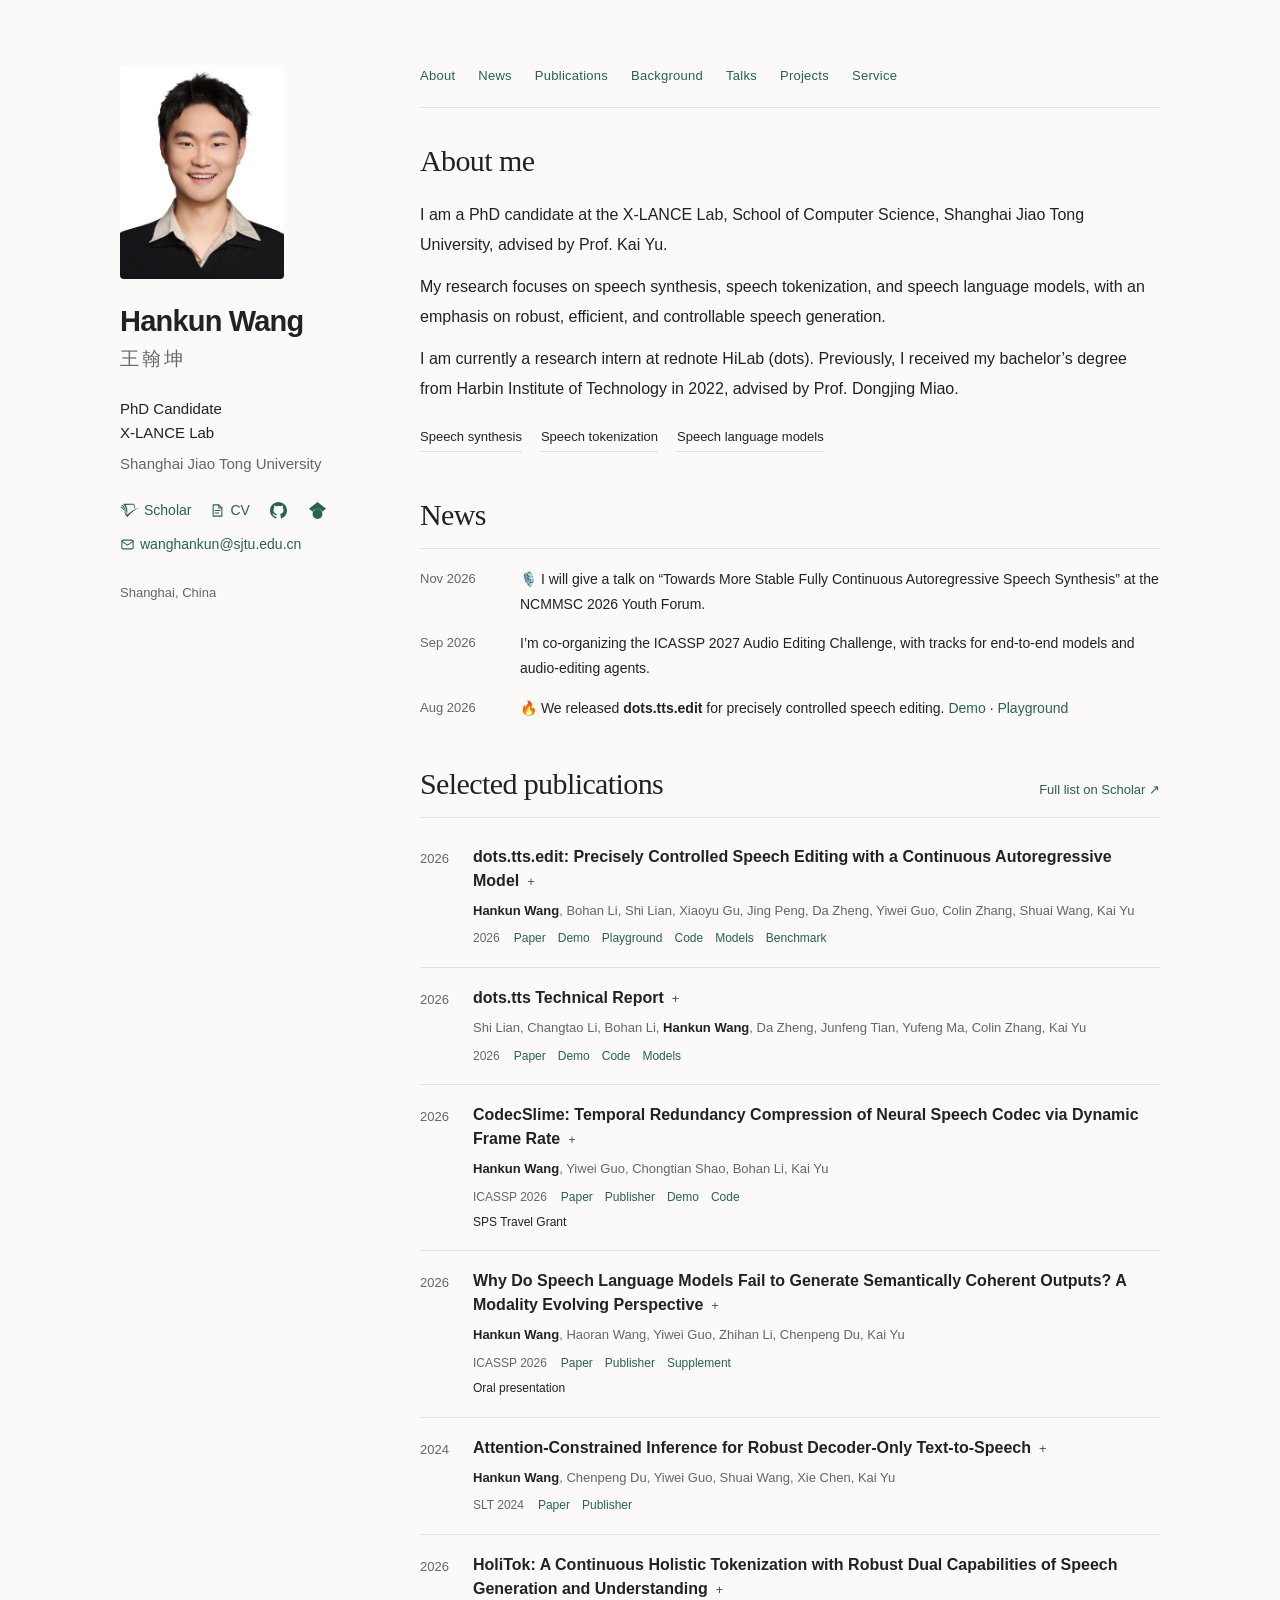
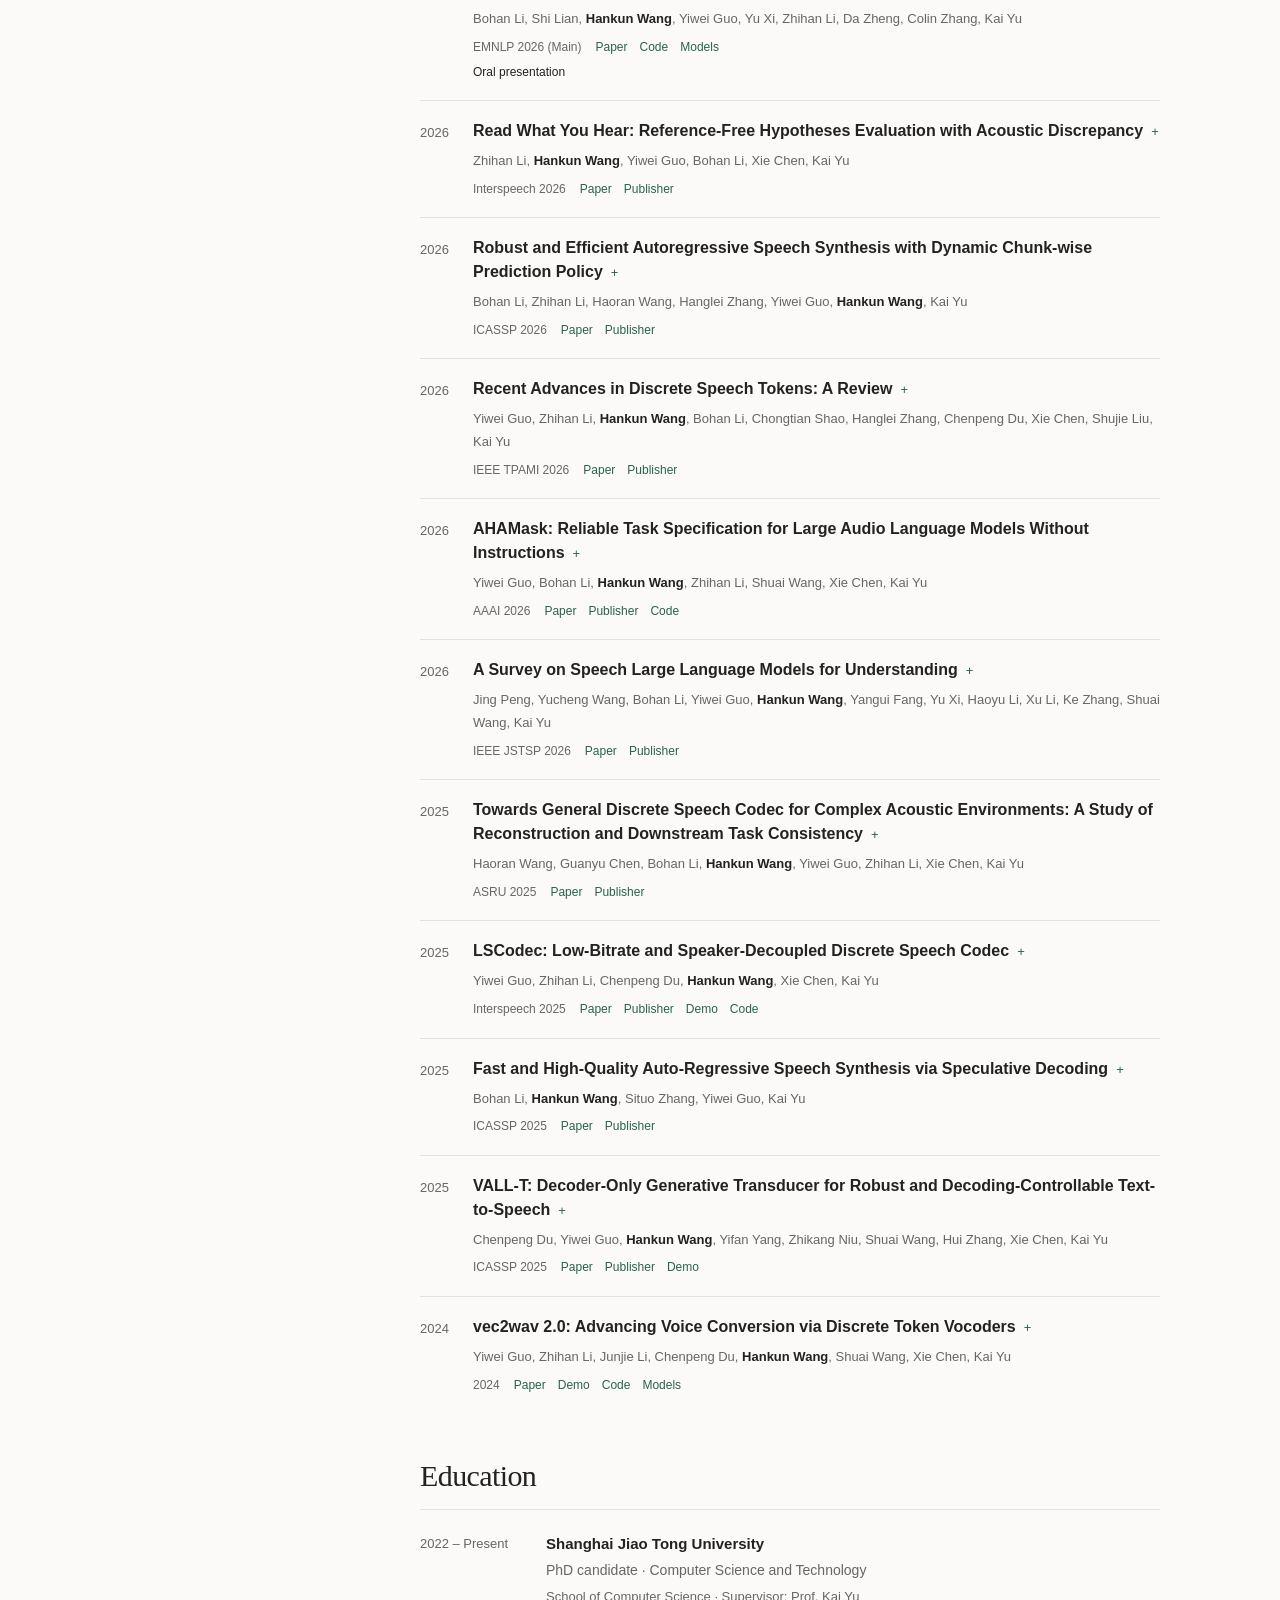
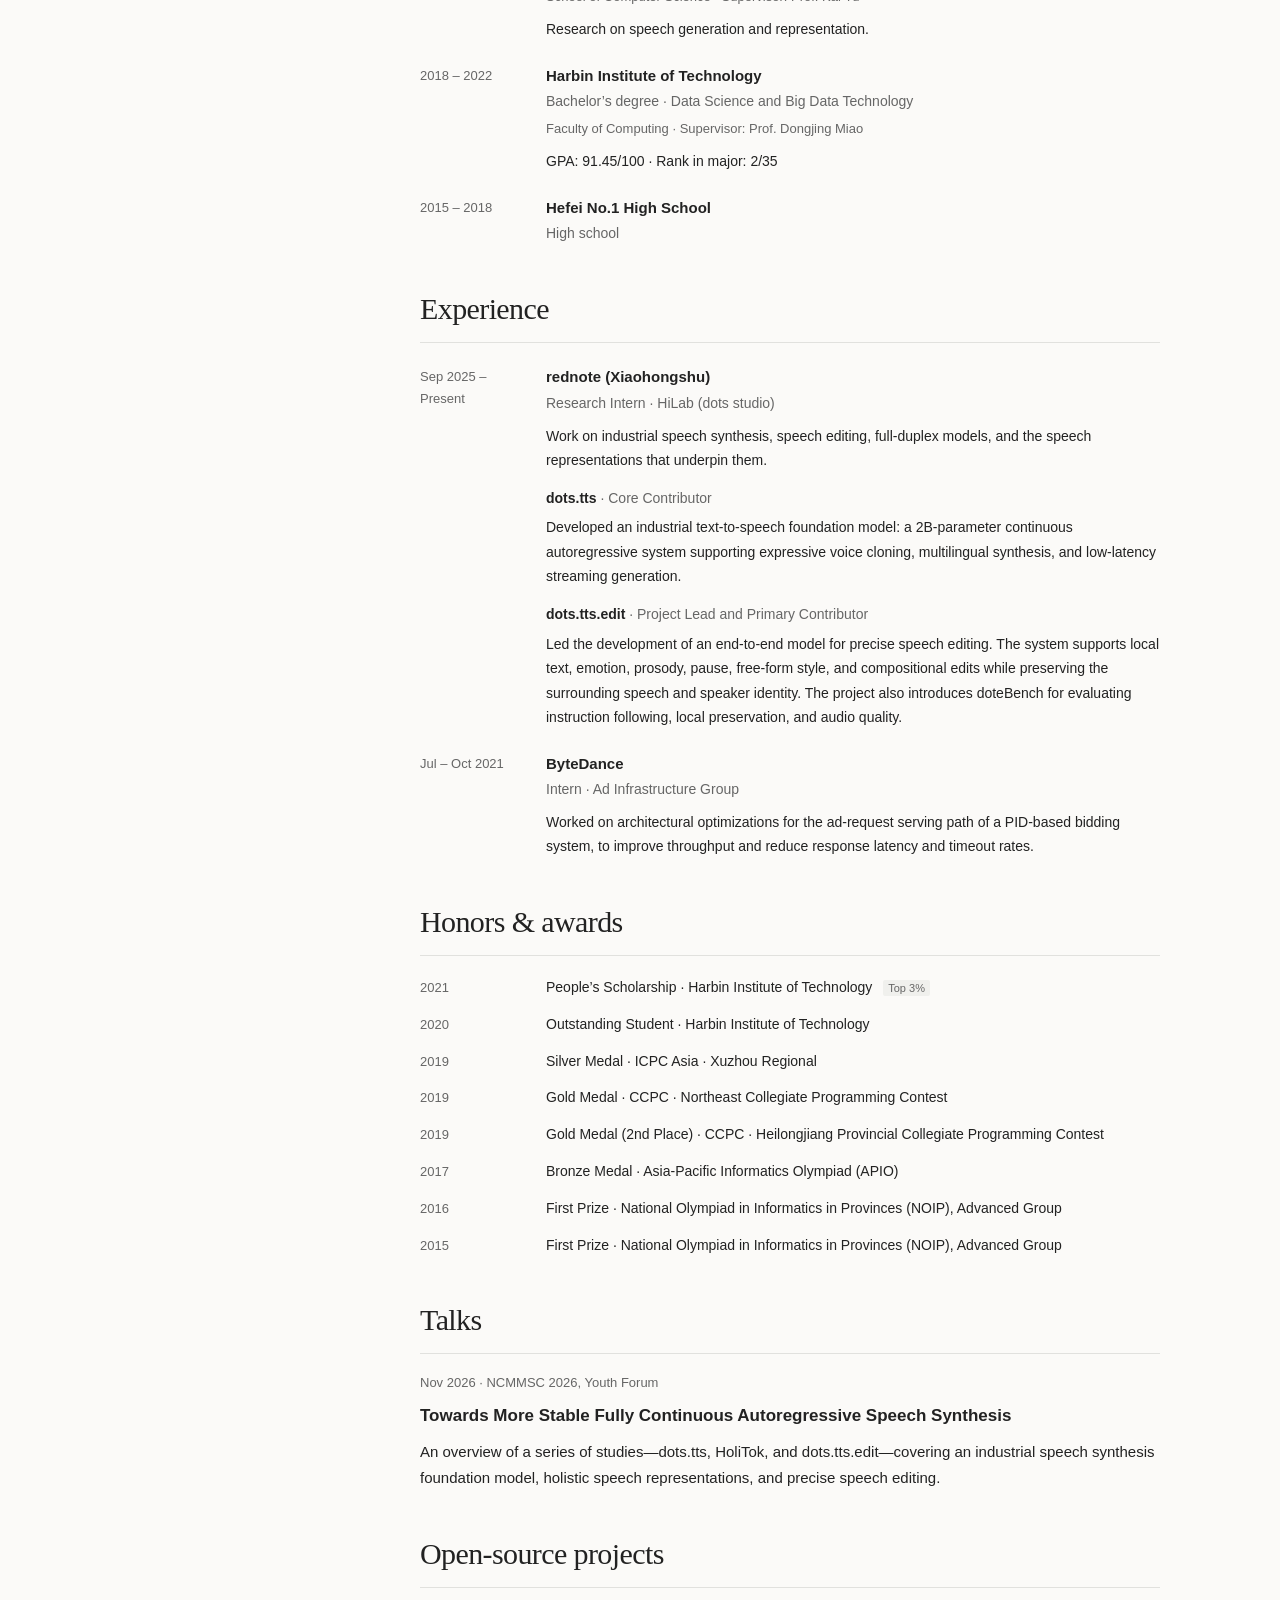
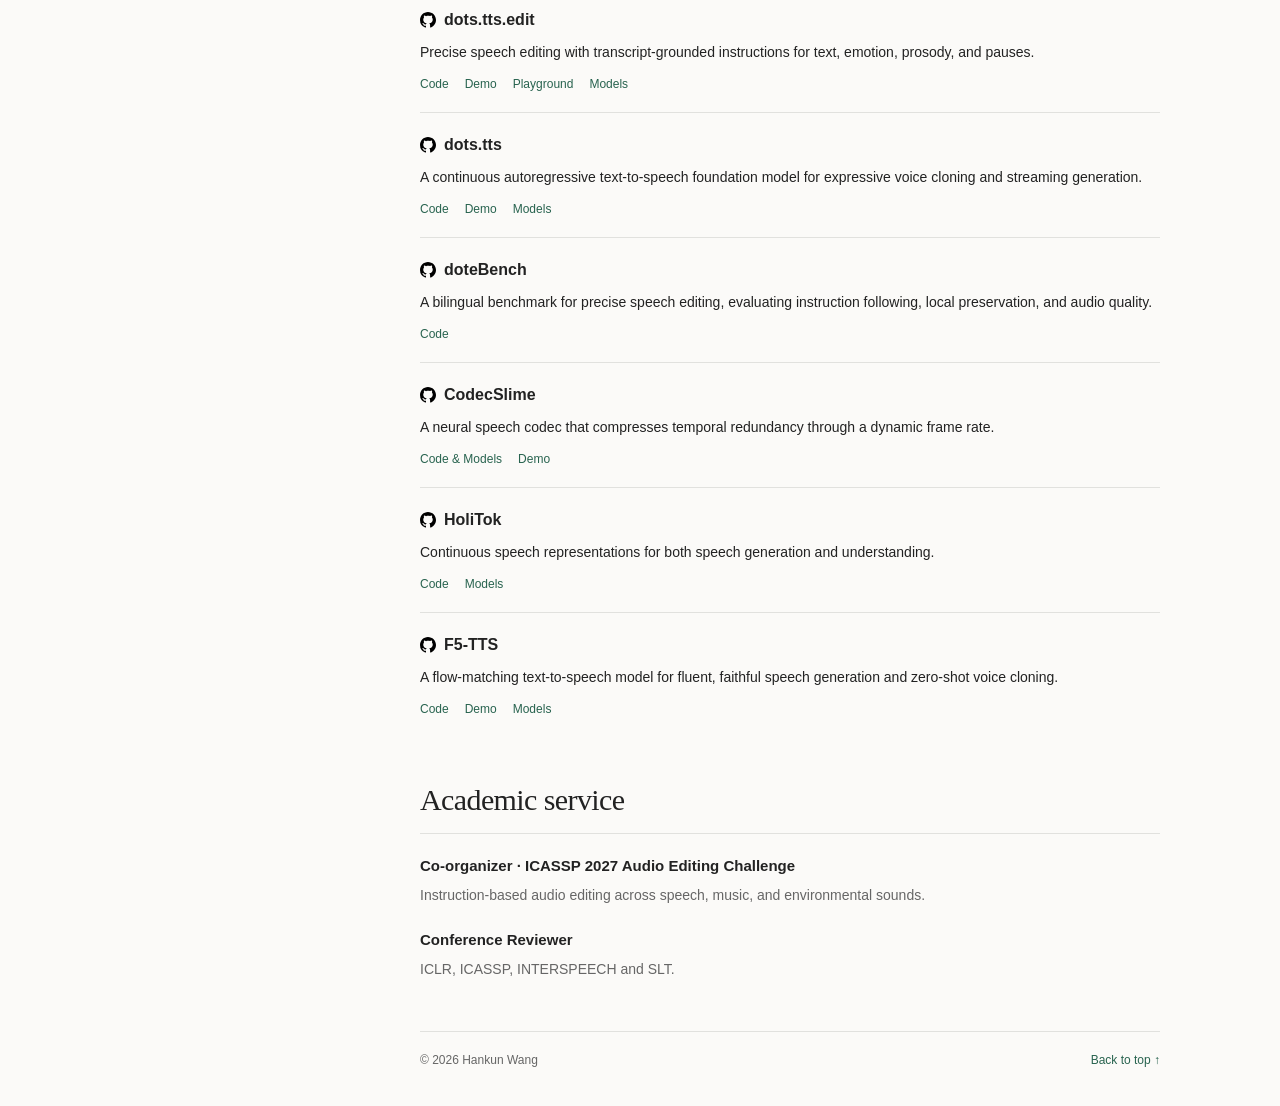
<file: index.html>
<!doctype html>
<html lang="en">
<head>
  <meta charset="utf-8">
  <meta name="viewport" content="width=device-width, initial-scale=1">
  <title>Hankun Wang | Homepage</title>
  <meta name="description" content="Hankun Wang, PhD candidate at Shanghai Jiao Tong University's X-LANCE Lab. Research in speech synthesis, speech tokenization, and speech language models.">
  <meta name="theme-color" content="#fbfaf8">
  <meta property="og:title" content="Hankun Wang · 王翰坤">
  <meta property="og:description" content="PhD candidate at SJTU · Speech synthesis, speech tokenization, and speech language models.">
  <meta property="og:type" content="website">
  <link rel="icon" href="assets/favicon.svg?v=whk-c" type="image/svg+xml">
  <link rel="stylesheet" href="assets/style.css?v=f823fb840a0a">
  <script src="assets/site.js" defer></script>
</head>
<body id="top">
  <a class="skip" href="#main">Skip to content</a>
  <div class="layout">
    <aside class="profile" aria-label="Profile and contact">
      <img class="portrait" src="assets/portrait.jpeg" alt="Portrait of Hankun Wang" width="164" height="214" fetchpriority="high">
      <h1>Hankun Wang</h1>
      <p class="chinese" lang="zh-CN">王翰坤</p>
      <p class="role">PhD Candidate<br><a href="https://x-lance.sjtu.edu.cn/">X-LANCE Lab</a></p>
      <a class="affiliation" href="https://en.sjtu.edu.cn/">Shanghai Jiao Tong University</a>
      <div class="profile-links">
        <a class="semantic-scholar" href="https://www.semanticscholar.org/author/Hankun-Wang/2281481101" title="Semantic Scholar" aria-label="Semantic Scholar"><svg class="contact-icon" fill="currentColor" aria-hidden="true" role="img" viewBox="0 0 24 24" xmlns="http://www.w3.org/2000/svg"><path d="M24 8.609c-.848.536-1.436.83-2.146 1.245-4.152 2.509-8.15 5.295-11.247 8.981l-1.488 1.817-4.568-7.268c1.021.814 3.564 3.098 4.603 3.599l3.356-2.526c2.336-1.644 8.946-5.226 11.49-5.848ZM8.046 15.201c.346.277.692.537.969.744.761-3.668.121-7.613-1.886-11.039 3.374-.052 6.731-.087 10.105-.139a14.794 14.794 0 0 1 1.298 5.295c.294-.156.588-.294.883-.433-.104-1.868-.641-3.91-1.662-6.263-4.602-.018-9.188-.018-13.79-.018 2.993 3.547 4.36 7.839 4.083 11.853Zm-.623-.484c.087.086.191.155.277.225-.138-3.409-1.419-6.887-3.824-9.881H1.73c3.098 2.855 4.984 6.299 5.693 9.656Zm-.744-.658c.104.087.208.173.329.277-.9-2.526-2.492-5.018-4.741-7.198H0c2.89 2.076 5.122 4.481 6.679 6.921Z"/></svg><span>Scholar</span></a>
        <a href="assets/Hankun_Wang_CV.pdf"><svg class="contact-icon" xmlns="http://www.w3.org/2000/svg" width="16" height="16" viewBox="0 0 24 24" fill="none" stroke="currentColor" stroke-width="1.7" stroke-linecap="round" stroke-linejoin="round" aria-hidden="true" focusable="false"><path d="M14 3H5v18h14V8l-5-5Z"/><path d="M14 3v5h5M8 12h8M8 16h6"/></svg><span>CV</span></a>
        <a class="icon-only" title="GitHub" aria-label="GitHub" href="https://github.com/whk-sjtu"><svg class="contact-icon" fill="currentColor" aria-hidden="true" focusable="false" xmlns="http://www.w3.org/2000/svg" width="16" height="16" viewBox="0 0 16 16"><path d="M6.766 11.328c-2.063-.25-3.516-1.734-3.516-3.656 0-.781.281-1.625.75-2.188-.203-.515-.172-1.609.063-2.062.625-.078 1.468.25 1.968.703.594-.187 1.219-.281 1.985-.281.765 0 1.39.094 1.953.265.484-.437 1.344-.765 1.969-.687.218.422.25 1.515.046 2.047.5.593.766 1.39.766 2.203 0 1.922-1.453 3.375-3.547 3.64.531.344.89 1.094.89 1.954v1.625c0 .468.391.734.86.547C13.781 14.359 16 11.53 16 8.03 16 3.61 12.406 0 7.984 0 3.563 0 0 3.61 0 8.031a7.88 7.88 0 0 0 5.172 7.422c.422.156.828-.125.828-.547v-1.25c-.219.094-.5.156-.75.156-1.031 0-1.64-.562-2.078-1.609-.172-.422-.36-.672-.719-.719-.187-.015-.25-.093-.25-.187 0-.188.313-.328.625-.328.453 0 .844.281 1.25.86.313.452.64.655 1.031.655s.641-.14 1-.5c.266-.265.47-.5.657-.656"/></svg></a>
        <a class="icon-only" href="https://scholar.google.com/citations?user=mcQFLgoAAAAJ&amp;hl=en" title="Google Scholar" aria-label="Google Scholar"><svg class="contact-icon" fill="currentColor" aria-hidden="true" role="img" viewBox="0 0 24 24" xmlns="http://www.w3.org/2000/svg"><path d="M5.242 13.769L0 9.5 12 0l12 9.5-5.242 4.269C17.548 11.249 14.978 9.5 12 9.5c-2.977 0-5.548 1.748-6.758 4.269zM12 10a7 7 0 1 0 0 14 7 7 0 0 0 0-14z"/></svg></a>
      </div>
      <a class="email" href="mailto:wanghankun@sjtu.edu.cn"><svg class="contact-icon" xmlns="http://www.w3.org/2000/svg" width="16" height="16" viewBox="0 0 24 24" fill="none" stroke="currentColor" stroke-width="1.7" stroke-linecap="round" stroke-linejoin="round" aria-hidden="true" focusable="false"><rect x="3" y="5" width="18" height="14" rx="2"/><path d="m3 7 9 6 9-6"/></svg><span>wanghankun@sjtu.edu.cn</span></a>
      <p class="location">Shanghai, China</p>
    </aside>
    <main id="main">
      <nav class="nav" aria-label="Main navigation">
        <a href="#about">About</a><a href="#news">News</a><a href="#publications">Publications</a><a href="#background">Background</a><a href="#talks">Talks</a><a href="#projects">Projects</a><a href="#service">Service</a>
      </nav>
      <section id="about" class="intro" aria-labelledby="about-title">
        <h2 id="about-title">About me</h2>
        <p>I am a PhD candidate at the <a href="https://x-lance.sjtu.edu.cn/">X-LANCE Lab</a>, <a href="https://cs.sjtu.edu.cn/cse/en/">School of Computer Science</a>, <a href="https://en.sjtu.edu.cn/">Shanghai Jiao Tong University</a>, advised by <a href="https://x-lance.sjtu.edu.cn/~kaiyu/">Prof. Kai Yu</a>.</p>
        <p>My research focuses on speech synthesis, speech tokenization, and speech language models, with an emphasis on robust, efficient, and controllable speech generation.</p>
        <p>I am currently a research intern at <a href="https://studio.dots.ai/?lang=en">rednote HiLab (dots)</a>. Previously, I received my bachelor’s degree from <a href="https://en.hit.edu.cn/">Harbin Institute of Technology</a> in 2022, advised by <a href="https://homepage.hit.edu.cn/miaodongjing?lang=en">Prof. Dongjing Miao</a>.</p>
        <div class="research" aria-label="Research interests"><span>Speech synthesis</span><span>Speech tokenization</span><span>Speech language models</span></div>
      </section>
      <section id="news" aria-labelledby="news-title">
        <div class="section-heading"><h2 id="news-title">News</h2></div>
        <ul class="news-list">
          <li><time datetime="2026-11">Nov 2026</time><div><span aria-hidden="true">🎙️</span> I will give a talk on “Towards More Stable Fully Continuous Autoregressive Speech Synthesis” at the NCMMSC 2026 Youth Forum.</div></li>
          <li><time datetime="2026-09">Sep 2026</time><div>I’m co-organizing the <a href="https://audio-editing-challenge.github.io/">ICASSP 2027 Audio Editing Challenge</a>, with tracks for end-to-end models and audio-editing agents.</div></li>
          <li><time datetime="2026-08">Aug 2026</time><div><span aria-hidden="true">🔥</span> We released <strong><a href="https://huggingface.co/spaces/dots-studio/dots.tts.edit-demo">dots.tts.edit</a></strong> for precisely controlled speech editing. <span class="news-links"><a href="https://huggingface.co/spaces/dots-studio/dots.tts.edit-demo">Demo</a> · <a href="https://dots-studio-dots-tts-edit.hf.space/">Playground</a></span></div></li>
        </ul>
      </section>
      <section id="publications" aria-labelledby="publications-title">
        <div class="section-heading"><h2 id="publications-title">Selected publications</h2><a href="https://scholar.google.com/citations?user=mcQFLgoAAAAJ&amp;hl=en">Full list on Scholar ↗</a></div>
        <div class="publication-list"><article class="publication" id="dots-tts-edit">
      <div class="year">2026</div>
      <div><h3 class="pub-title"><button class="abstract-toggle" type="button" aria-expanded="false" aria-controls="abstract-dots-tts-edit">dots.tts.edit: Precisely Controlled Speech Editing with a Continuous Autoregressive Model<span class="disclosure-mark" aria-hidden="true">+</span></button></h3>
      <p class="authors"><strong>Hankun Wang</strong>, Bohan Li, Shi Lian, Xiaoyu Gu, Jing Peng, Da Zheng, Yiwei Guo, Colin Zhang, Shuai Wang, Kai Yu</p>
      <div class="pub-bottom"><span class="venue">2026</span>
      <div class="resources" aria-label="Resources for dots.tts.edit: Precisely Controlled Speech Editing with a Continuous Autoregressive Model"><a href="https://arxiv.org/abs/2608.02673">Paper</a> <a href="https://huggingface.co/spaces/dots-studio/dots.tts.edit-demo">Demo</a> <a href="https://dots-studio-dots-tts-edit.hf.space/">Playground</a> <a href="https://github.com/studio-dots-ai/dots.tts">Code</a> <a href="https://huggingface.co/dots-studio/dots.tts.edit">Models</a> <a href="https://github.com/studio-dots-ai/doteBench">Benchmark</a></div></div>
      <div class="paper-abstract" id="abstract-dots-tts-edit" hidden>
        <p class="abstract-demo">Demo page: <a href="https://huggingface.co/spaces/dots-studio/dots.tts.edit-demo">https://huggingface.co/spaces/dots-studio/dots.tts.edit-demo</a></p><h4>Abstract</h4><p>Speech editing for content creation requires precise control over both what an edit should do and where it should apply. Free-form natural language provides a flexible interface for expressing edit requests, but its ambiguity may leave the intended operation, parameters, or target region underspecified. We study a precise and explicit interface for speech editing: a transcript-grounded structural edit instruction with XML-style tags explicitly specifies typed operations and localizes them to transcript spans or boundaries. This semantic timeline avoids explicit timestamp alignment and provides an externally inspectable contract for compositional edits. We instantiate the interface in dots.tts.edit, an editor adapted from the continuous autoregressive dots.tts foundation model. Four representative speech-creation controls cover lexical content, affective expression, pitch and speaking-rate delivery, and temporal phrasing through text, emotion, prosody, and pause editing. Task-specific data pipelines construct operation- and scope-controlled pairs while retaining source-derived context outside each target region. We further introduce doteBench, a bilingual evaluation suite that measures precise instruction following, local preservation, and audio quality across the four controls and their composition. Experiments show leading overall instruction following and local preservation across its five editing categories, while audio quality remains comparable to existing open-source systems. Across three Seed-TTS-Eval shards, the model shows negligible differences from the base model in zero-shot TTS recognition error rate and speaker similarity.</p>
      </div></div>
    </article>
<article class="publication" id="dots-tts">
      <div class="year">2026</div>
      <div><h3 class="pub-title"><button class="abstract-toggle" type="button" aria-expanded="false" aria-controls="abstract-dots-tts">dots.tts Technical Report<span class="disclosure-mark" aria-hidden="true">+</span></button></h3>
      <p class="authors">Shi Lian, Changtao Li, Bohan Li, <strong>Hankun Wang</strong>, Da Zheng, Junfeng Tian, Yufeng Ma, Colin Zhang, Kai Yu</p>
      <div class="pub-bottom"><span class="venue">2026</span>
      <div class="resources" aria-label="Resources for dots.tts Technical Report"><a href="https://arxiv.org/abs/2606.07080">Paper</a> <a href="https://studio-dots-ai.github.io/dots.tts-demo/">Demo</a> <a href="https://github.com/studio-dots-ai/dots.tts">Code</a> <a href="https://huggingface.co/collections/dots-studio/dotstts">Models</a></div></div>
      <div class="paper-abstract" id="abstract-dots-tts" hidden>
        <p class="abstract-demo">Demo page: <a href="https://studio-dots-ai.github.io/dots.tts-demo/">https://studio-dots-ai.github.io/dots.tts-demo/</a></p><h4>Abstract</h4><p>We present dots.tts, a 2B-parameter continuous autoregressive text-to-speech (TTS) foundation model that models speech in a continuous latent space. Compared with existing continuous autoregressive models, our key innovations are threefold. First, we train an AudioVAE with multiple objectives to build a semantically structured and prediction-friendly continuous speech space. Second, we use full-history conditioning in the flow-matching head to preserve long-range consistency and reduce drift during generation. Third, we apply reward-free self-corrective post-training to the flow-matching head to further improve robustness and acoustic quality. After being trained on a large-scale multilingual corpus, dots.tts achieves the best average performance on Seed-TTS-Eval, with WERs of 0.94%/1.30%/6.60% and SIM scores of 81.0/77.1/79.5 on the zh/en/zh-hard test sets, respectively. Across other benchmarks, dots.tts also consistently demonstrates open-source state-of-the-art performance, exhibiting strong generation stability, voice cloning ability, and emotional expressiveness. For efficient inference, we further apply CFG-aware MeanFlow distillation, enabling low-latency speech generation with first-packet latencies of 85/54 ms in output streaming and dual-streaming modes, respectively. To facilitate reproducible research and practical deployment, we release the training and inference code, together with the pretrained, post-trained, and MeanFlow-distilled models, under the Apache 2.0 license.</p>
      </div></div>
    </article>
<article class="publication" id="codecslime">
      <div class="year">2026</div>
      <div><h3 class="pub-title"><button class="abstract-toggle" type="button" aria-expanded="false" aria-controls="abstract-codecslime">CodecSlime: Temporal Redundancy Compression of Neural Speech Codec via Dynamic Frame Rate<span class="disclosure-mark" aria-hidden="true">+</span></button></h3>
      <p class="authors"><strong>Hankun Wang</strong>, Yiwei Guo, Chongtian Shao, Bohan Li, Kai Yu</p>
      <div class="pub-bottom"><span class="venue">ICASSP 2026</span>
      <div class="resources" aria-label="Resources for CodecSlime: Temporal Redundancy Compression of Neural Speech Codec via Dynamic Frame Rate"><a href="https://arxiv.org/abs/2506.21074">Paper</a> <a href="https://doi.org/10.1109/ICASSP55912.2026.11463766">Publisher</a> <a href="https://x-lance.github.io/codecslime/">Demo</a> <a href="https://github.com/X-LANCE/codecslime">Code</a></div></div><p class="pub-highlight">SPS Travel Grant</p>
      <div class="paper-abstract" id="abstract-codecslime" hidden>
        <p class="abstract-demo">Demo page: <a href="https://x-lance.github.io/codecslime/">https://x-lance.github.io/codecslime/</a></p><h4>Abstract</h4><p>Neural speech codecs have been widely used in audio compression and various downstream tasks. Current mainstream codecs are fixed-frame-rate (FFR), which allocate the same number of tokens to every equal-duration slice. However, speech is inherently non-uniform in temporal information density. As a result, many tokens are wasted on steady-state segments like long vowels and silences. To address this mismatch, we present CodecSlime, a plugin-style method for compressing temporal redundancy through supporting dynamic frame rate (DFR) on neural speech codecs for the first time. Our method is unsupervised and architecture-agnostic, combining two key innovations, ScheDFR and Melt-and-Cool, for adapting inference and training, respectively. When integrated into a typical VQ-GAN codec backbone and operating at 40 Hz DFR (≈ 600 bps), the reconstruction WER of CodecSlime is reduced by up to 32% relative to conventional FFR baselines with the same model architecture and similar bitrates, while other metrics are also competitive. CodecSlime also enables flexible trade-offs between reconstruction quality and bitrate: a single model supports inference at multiple frame rates and consistently outperforms FFR models at the corresponding frame rates. Audio samples are available on the demo page.</p>
      </div></div>
    </article>
<article class="publication" id="modality-evolving">
      <div class="year">2026</div>
      <div><h3 class="pub-title"><button class="abstract-toggle" type="button" aria-expanded="false" aria-controls="abstract-modality-evolving">Why Do Speech Language Models Fail to Generate Semantically Coherent Outputs? A Modality Evolving Perspective<span class="disclosure-mark" aria-hidden="true">+</span></button></h3>
      <p class="authors"><strong>Hankun Wang</strong>, Haoran Wang, Yiwei Guo, Zhihan Li, Chenpeng Du, Kai Yu</p>
      <div class="pub-bottom"><span class="venue">ICASSP 2026</span>
      <div class="resources" aria-label="Resources for Why Do Speech Language Models Fail to Generate Semantically Coherent Outputs? A Modality Evolving Perspective"><a href="https://arxiv.org/abs/2412.17048">Paper</a> <a href="https://doi.org/10.1109/icassp55912.2026.11461483">Publisher</a> <a href="https://x-lance.github.io/SLM-evolving/">Supplement</a></div></div><p class="pub-highlight">Oral presentation</p>
      <div class="paper-abstract" id="abstract-modality-evolving" hidden>
        <h4>Abstract</h4><p>Although text-based large language models exhibit human-level writing ability and remarkable intelligence, speech language models (SLMs) still struggle to generate semantically coherent outputs. There are several potential reasons for this performance degradation: (A) speech tokens mainly provide phonetic information rather than semantic information, (B) the length of speech sequences is much longer than that of text sequences, and (C) paralinguistic information, such as prosody, introduces additional complexity and variability. In this paper, we explore the influence of three key factors separately by transiting the modality from text to speech in an evolving manner. Our findings reveal that the impact of the three factors varies. Factor A has a relatively minor impact, factor B influences syntactical and semantic modeling more obviously, and factor C exerts the most significant impact, particularly in the basic lexical modeling. Based on these findings, we provide insights into the unique challenges of training SLMs and highlight pathways to develop more effective end-to-end SLMs.</p>
      </div></div>
    </article>
<article class="publication" id="aci">
      <div class="year">2024</div>
      <div><h3 class="pub-title"><button class="abstract-toggle" type="button" aria-expanded="false" aria-controls="abstract-aci">Attention-Constrained Inference for Robust Decoder-Only Text-to-Speech<span class="disclosure-mark" aria-hidden="true">+</span></button></h3>
      <p class="authors"><strong>Hankun Wang</strong>, Chenpeng Du, Yiwei Guo, Shuai Wang, Xie Chen, Kai Yu</p>
      <div class="pub-bottom"><span class="venue">SLT 2024</span>
      <div class="resources" aria-label="Resources for Attention-Constrained Inference for Robust Decoder-Only Text-to-Speech"><a href="https://arxiv.org/abs/2404.19723">Paper</a> <a href="https://doi.org/10.1109/slt61566.2024.10832301">Publisher</a></div></div>
      <div class="paper-abstract" id="abstract-aci" hidden>
        <h4>Abstract</h4><p>Recent popular decoder-only text-to-speech models are known for their ability of generating natural-sounding speech. However, such models sometimes suffer from word skipping and repeating due to the lack of explicit monotonic alignment constraints. In this paper, we notice from the attention maps that some particular attention heads of the decoder-only model indicate the alignments between speech and text. We call the attention maps of those heads Alignment-Emerged Attention Maps (AEAMs). Based on this discovery, we propose a novel inference method without altering the training process, named Attention-Constrained Inference (ACI), to facilitate monotonic synthesis. It first identifies AEAMs using the Attention Sweeping algorithm and then applies constraining masks on AEAMs. Our experimental results on decoder-only TTS model VALL-E show that the WER of synthesized speech is reduced by up to 20.5% relatively with ACI while the naturalness and speaker similarity are comparable.</p>
      </div></div>
    </article>
<article class="publication" id="holitok">
      <div class="year">2026</div>
      <div><h3 class="pub-title"><button class="abstract-toggle" type="button" aria-expanded="false" aria-controls="abstract-holitok">HoliTok: A Continuous Holistic Tokenization with Robust Dual Capabilities of Speech Generation and Understanding<span class="disclosure-mark" aria-hidden="true">+</span></button></h3>
      <p class="authors">Bohan Li, Shi Lian, <strong>Hankun Wang</strong>, Yiwei Guo, Yu Xi, Zhihan Li, Da Zheng, Colin Zhang, Kai Yu</p>
      <div class="pub-bottom"><span class="venue">EMNLP 2026 (Main)</span>
      <div class="resources" aria-label="Resources for HoliTok: A Continuous Holistic Tokenization with Robust Dual Capabilities of Speech Generation and Understanding"><a href="https://arxiv.org/abs/2605.29948">Paper</a> <a href="https://github.com/bovod-sjtu/HoliTok">Code</a> <a href="https://huggingface.co/bovod-sjtu/HoliTok">Models</a></div></div><p class="pub-highlight">Oral presentation</p>
      <div class="paper-abstract" id="abstract-holitok" hidden>
        <h4>Abstract</h4><p>Unified speech foundation models require a holistic tokenization space that is both learnable by language models and decodable into high-quality waveforms. Existing speech tokenizers, however, often fail to satisfy these requirements simultaneously, leading to increased architectural complexity and more involved training designs. We propose HoliTok, a continuous Holistic speech Tokenization model designed for unified generation-understanding modeling. HoliTok encodes 48 kHz speech into a compact 25 Hz sequence of 128-dimensional latents. It is trained with a progressive strategy that jointly preserves signal-level fidelity, incorporates semantic information, and maintains strong latent learnability. Based on this tokenization, we build a unified AR+DiT model for speech synthesis and recognition, where the same latent sequence supports both generation-specific and unified generation-understanding tasks. Experiments show that HoliTok achieves competitive reconstruction fidelity, improves generative learnability for high-quality and controllable synthesis, and, among the evaluated representations, is the only one that operates robustly in our unified generation-understanding architecture without additional optimization tricks. These results suggest that HoliTok serves as an effective speech tokenizer and a foundational representation interface for unified spoken language modeling. The code is available in the linked repository.</p>
      </div></div>
    </article>
<article class="publication" id="read-what-you-hear">
      <div class="year">2026</div>
      <div><h3 class="pub-title"><button class="abstract-toggle" type="button" aria-expanded="false" aria-controls="abstract-read-what-you-hear">Read What You Hear: Reference-Free Hypotheses Evaluation with Acoustic Discrepancy<span class="disclosure-mark" aria-hidden="true">+</span></button></h3>
      <p class="authors">Zhihan Li, <strong>Hankun Wang</strong>, Yiwei Guo, Bohan Li, Xie Chen, Kai Yu</p>
      <div class="pub-bottom"><span class="venue">Interspeech 2026</span>
      <div class="resources" aria-label="Resources for Read What You Hear: Reference-Free Hypotheses Evaluation with Acoustic Discrepancy"><a href="https://arxiv.org/abs/2606.04680">Paper</a> <a href="https://www.isca-archive.org/interspeech_2026/li26ka_interspeech.html">Publisher</a></div></div>
      <div class="paper-abstract" id="abstract-read-what-you-hear" hidden>
        <h4>Abstract</h4><p>Automatic speech recognition systems commonly rely on reference transcriptions for evaluation, while reference-free approaches often depend on internal confidence estimation or auxiliary language models. We propose READ (Reference-free Hypothesis Evaluation with Acoustic Discrepancy), a novel metric that evaluates ASR hypotheses directly from the speech signal. READ emphasizes the acoustic grounding of hypotheses. It uses a pretrained auto-regressive TTS model to compute the conditional likelihood of speech tokens given a text hypothesis, to measure fine-grained acoustic discrepancy between speech and text. Without additional training, READ can be applied for hypothesis refinement. Experiments show that READ correlates with specific recognition errors and improves ASR outputs, achieving up to 20% relative error rate reduction, with particularly strong gains under noisy conditions.</p>
      </div></div>
    </article>
<article class="publication" id="dcar">
      <div class="year">2026</div>
      <div><h3 class="pub-title"><button class="abstract-toggle" type="button" aria-expanded="false" aria-controls="abstract-dcar">Robust and Efficient Autoregressive Speech Synthesis with Dynamic Chunk-wise Prediction Policy<span class="disclosure-mark" aria-hidden="true">+</span></button></h3>
      <p class="authors">Bohan Li, Zhihan Li, Haoran Wang, Hanglei Zhang, Yiwei Guo, <strong>Hankun Wang</strong>, Kai Yu</p>
      <div class="pub-bottom"><span class="venue">ICASSP 2026</span>
      <div class="resources" aria-label="Resources for Robust and Efficient Autoregressive Speech Synthesis with Dynamic Chunk-wise Prediction Policy"><a href="https://arxiv.org/abs/2506.22023">Paper</a> <a href="https://doi.org/10.1109/icassp55912.2026.11460315">Publisher</a></div></div>
      <div class="paper-abstract" id="abstract-dcar" hidden>
        <h4>Abstract</h4><p>Recently, autoregressive (AR) language models have emerged as a dominant approach in speech synthesis, offering expressive generation and scalable training. However, conventional AR speech synthesis models relying on the next-token prediction paradigm often encounter significant challenges when handling long speech sequences. These models often struggle to construct stable frame-to-frame attention, leading to increased latency and degraded synthesis quality, thereby limiting their feasibility for real-time applications. To address these limitations, we introduce a novel dynamic chunk-wise autoregressive synthesis framework, termed DCAR, designed to enhance both efficiency and intelligibility robustness in AR speech generation. DCAR introduces a chunk-to-frame attention mechanism through training with multi-token prediction, enabling dynamic chunk prediction in variable speech contexts using a lightweight module trained on-policy. DCAR dynamically adjusts the token prediction span, significantly reducing the sequence length dependency while obtaining high synthesis quality. Comprehensive empirical evaluations demonstrate that DCAR substantially outperforms traditional next-token prediction models, achieving up to 72.27% intelligibility improvement and 2.61x inference speedup simultaneously on the test set. Furthermore, we conduct comprehensive analysis to support it as a versatile foundation for next-generation speech synthesis systems.</p>
      </div></div>
    </article>
<article class="publication" id="discrete-tokens-review">
      <div class="year">2026</div>
      <div><h3 class="pub-title"><button class="abstract-toggle" type="button" aria-expanded="false" aria-controls="abstract-discrete-tokens-review">Recent Advances in Discrete Speech Tokens: A Review<span class="disclosure-mark" aria-hidden="true">+</span></button></h3>
      <p class="authors">Yiwei Guo, Zhihan Li, <strong>Hankun Wang</strong>, Bohan Li, Chongtian Shao, Hanglei Zhang, Chenpeng Du, Xie Chen, Shujie Liu, Kai Yu</p>
      <div class="pub-bottom"><span class="venue">IEEE TPAMI 2026</span>
      <div class="resources" aria-label="Resources for Recent Advances in Discrete Speech Tokens: A Review"><a href="https://arxiv.org/abs/2502.06490">Paper</a> <a href="https://doi.org/10.1109/TPAMI.2025.3643619">Publisher</a></div></div>
      <div class="paper-abstract" id="abstract-discrete-tokens-review" hidden>
        <h4>Abstract</h4><p>The rapid advancement of speech generation technologies in the era of large language models (LLMs) has established discrete speech tokens as a foundational paradigm for speech representation. These tokens, characterized by their discrete, compact, and concise nature, are not only advantageous for efficient transmission and storage, but also inherently compatible with the language modeling framework, enabling seamless integration of speech into text-dominated LLM architectures. Current research categorizes discrete speech tokens into two principal classes: acoustic tokens and semantic tokens, each of which has evolved into a rich research domain characterized by unique design philosophies and methodological approaches. This survey systematically synthesizes the existing taxonomy and recent innovations in discrete speech tokenization, conducts a critical examination of the strengths and limitations of each paradigm, and presents systematic experimental comparisons across token types. Furthermore, we identify persistent challenges in the field and propose potential research directions, aiming to offer actionable insights to inspire future advancements in the development and application of discrete speech tokens.</p>
      </div></div>
    </article>
<article class="publication" id="ahamask">
      <div class="year">2026</div>
      <div><h3 class="pub-title"><button class="abstract-toggle" type="button" aria-expanded="false" aria-controls="abstract-ahamask">AHAMask: Reliable Task Specification for Large Audio Language Models Without Instructions<span class="disclosure-mark" aria-hidden="true">+</span></button></h3>
      <p class="authors">Yiwei Guo, Bohan Li, <strong>Hankun Wang</strong>, Zhihan Li, Shuai Wang, Xie Chen, Kai Yu</p>
      <div class="pub-bottom"><span class="venue">AAAI 2026</span>
      <div class="resources" aria-label="Resources for AHAMask: Reliable Task Specification for Large Audio Language Models Without Instructions"><a href="https://arxiv.org/abs/2509.01787">Paper</a> <a href="https://ojs.aaai.org/index.php/AAAI/article/view/39299">Publisher</a> <a href="https://github.com/X-LANCE/SALMONN-AHAMask">Code</a></div></div>
      <div class="paper-abstract" id="abstract-ahamask" hidden>
        <h4>Abstract</h4><p>Although current large audio language models (LALMs) extend text large language models (LLMs) with generic acoustic understanding abilities, they usually suffer from prompt sensitivity, where different instructions of the same intention can yield drastically different outcomes. In this work, we propose AHAMask, where we simply mask some of the attention heads in the decoder-only LLM backbone of LALMs, to trigger specific acoustic task functionalities without instructions. These masks are efficiently obtained by training on an LALM, with the number of trainable parameters equal to the attention head count in its LLM backbone. We show by experiments that applying such selective attention head masks achieves comparable or even better performance than using instructions, either on single or composite tasks. Besides achieving reliable acoustic task specification for LALMs, this also reveals that LALMs exhibit certain &quot;functional pathways&quot; in their attention heads.</p>
      </div></div>
    </article>
<article class="publication" id="speech-llm-survey">
      <div class="year">2026</div>
      <div><h3 class="pub-title"><button class="abstract-toggle" type="button" aria-expanded="false" aria-controls="abstract-speech-llm-survey">A Survey on Speech Large Language Models for Understanding<span class="disclosure-mark" aria-hidden="true">+</span></button></h3>
      <p class="authors">Jing Peng, Yucheng Wang, Bohan Li, Yiwei Guo, <strong>Hankun Wang</strong>, Yangui Fang, Yu Xi, Haoyu Li, Xu Li, Ke Zhang, Shuai Wang, Kai Yu</p>
      <div class="pub-bottom"><span class="venue">IEEE JSTSP 2026</span>
      <div class="resources" aria-label="Resources for A Survey on Speech Large Language Models for Understanding"><a href="https://arxiv.org/abs/2410.18908">Paper</a> <a href="https://doi.org/10.1109/JSTSP.2025.3640535">Publisher</a></div></div>
      <div class="paper-abstract" id="abstract-speech-llm-survey" hidden>
        <h4>Abstract</h4><p>Speech understanding is essential for interpreting the diverse forms of information embedded in spoken language, including linguistic, paralinguistic, and non-linguistic cues that are vital for effective human-computer interaction. The rapid advancement of large language models (LLMs) has catalyzed the emergence of Speech Large Language Models (Speech LLMs), which marks a transformative shift toward general-purpose speech understanding systems. To further clarify and systematically delineate task objectives, in this paper, we formally define the concept of speech understanding and introduce a structured taxonomy encompassing its informational, functional, and format dimensions. Within this scope of definition, we present a comprehensive review of current Speech LLMs, analyzing their architectures through a three-stage abstraction: Modality Feature Extraction, Modality Information Fusion, and LLM Inference. In addition, we examine training strategies, discuss representative datasets, and review evaluation methodologies adopted in the field. Based on empirical analyses and experimental evidence, we identify two key challenges currently facing Speech LLMs: instruction sensitivity and degradation in semantic reasoning and propose concrete directions for addressing these issues. Through this systematic and detailed survey, we aim to offer a foundational reference for researchers and practitioners working toward more robust, generalizable, and human-aligned Speech LLMs.</p>
      </div></div>
    </article>
<article class="publication" id="general-codec">
      <div class="year">2025</div>
      <div><h3 class="pub-title"><button class="abstract-toggle" type="button" aria-expanded="false" aria-controls="abstract-general-codec">Towards General Discrete Speech Codec for Complex Acoustic Environments: A Study of Reconstruction and Downstream Task Consistency<span class="disclosure-mark" aria-hidden="true">+</span></button></h3>
      <p class="authors">Haoran Wang, Guanyu Chen, Bohan Li, <strong>Hankun Wang</strong>, Yiwei Guo, Zhihan Li, Xie Chen, Kai Yu</p>
      <div class="pub-bottom"><span class="venue">ASRU 2025</span>
      <div class="resources" aria-label="Resources for Towards General Discrete Speech Codec for Complex Acoustic Environments: A Study of Reconstruction and Downstream Task Consistency"><a href="https://arxiv.org/abs/2505.22515">Paper</a> <a href="https://doi.org/10.1109/asru65441.2025.11434796">Publisher</a></div></div>
      <div class="paper-abstract" id="abstract-general-codec" hidden>
        <h4>Abstract</h4><p>Neural speech codecs excel in reconstructing clean speech signals; however, their efficacy in complex acoustic environments and downstream signal processing tasks remains underexplored. In this study, we introduce a novel benchmark named Environment-Resilient Speech Codec Benchmark (ERSB) to systematically evaluate whether neural speech codecs are environment-resilient. Specifically, we assess two key capabilities: (1) robust reconstruction, which measures the preservation of both speech and non-speech acoustic details, and (2) downstream task consistency, which ensures minimal deviation in downstream signal processing tasks when using reconstructed speech instead of the original. Our comprehensive experiments reveal that complex acoustic environments significantly degrade signal reconstruction and downstream task consistency. This work highlights the limitations of current speech codecs and raises a future direction that improves them for greater environmental resilience.</p>
      </div></div>
    </article>
<article class="publication" id="lscodec">
      <div class="year">2025</div>
      <div><h3 class="pub-title"><button class="abstract-toggle" type="button" aria-expanded="false" aria-controls="abstract-lscodec">LSCodec: Low-Bitrate and Speaker-Decoupled Discrete Speech Codec<span class="disclosure-mark" aria-hidden="true">+</span></button></h3>
      <p class="authors">Yiwei Guo, Zhihan Li, Chenpeng Du, <strong>Hankun Wang</strong>, Xie Chen, Kai Yu</p>
      <div class="pub-bottom"><span class="venue">Interspeech 2025</span>
      <div class="resources" aria-label="Resources for LSCodec: Low-Bitrate and Speaker-Decoupled Discrete Speech Codec"><a href="https://arxiv.org/abs/2410.15764">Paper</a> <a href="https://www.isca-archive.org/interspeech_2025/guo25_interspeech.html">Publisher</a> <a href="https://cantabile-kwok.github.io/LSCodec/">Demo</a> <a href="https://github.com/X-LANCE/LSCodec-Inference">Code</a></div></div>
      <div class="paper-abstract" id="abstract-lscodec" hidden>
        <p class="abstract-demo">Demo page: <a href="https://cantabile-kwok.github.io/LSCodec/">https://cantabile-kwok.github.io/LSCodec/</a></p><h4>Abstract</h4><p>Although discrete speech tokens have exhibited strong potential for language model-based speech generation, their high bitrates and redundant timbre information restrict the development of such models. In this work, we propose LSCodec, a discrete speech codec that has both low bitrate and speaker decoupling ability. LSCodec adopts a multi-stage unsupervised training framework with a speaker perturbation technique. A continuous information bottleneck is first established, followed by vector quantization that produces a discrete speaker-decoupled space. A discrete token vocoder finally refines acoustic details from LSCodec. By reconstruction evaluations, LSCodec demonstrates superior intelligibility and audio quality with only a single codebook and smaller vocabulary size than baselines. Voice conversion and speaker probing experiments prove the excellent speaker disentanglement of LSCodec, and ablation study verifies the effectiveness of the proposed training framework.</p>
      </div></div>
    </article>
<article class="publication" id="vadusa">
      <div class="year">2025</div>
      <div><h3 class="pub-title"><button class="abstract-toggle" type="button" aria-expanded="false" aria-controls="abstract-vadusa">Fast and High-Quality Auto-Regressive Speech Synthesis via Speculative Decoding<span class="disclosure-mark" aria-hidden="true">+</span></button></h3>
      <p class="authors">Bohan Li, <strong>Hankun Wang</strong>, Situo Zhang, Yiwei Guo, Kai Yu</p>
      <div class="pub-bottom"><span class="venue">ICASSP 2025</span>
      <div class="resources" aria-label="Resources for Fast and High-Quality Auto-Regressive Speech Synthesis via Speculative Decoding"><a href="https://arxiv.org/abs/2410.21951">Paper</a> <a href="https://doi.org/10.1109/icassp49660.2025.10888194">Publisher</a></div></div>
      <div class="paper-abstract" id="abstract-vadusa" hidden>
        <h4>Abstract</h4><p>The auto-regressive architecture, like GPTs, is widely used in modern Text-to-Speech (TTS) systems. However, it incurs substantial inference time, particularly due to the challenges in the next-token prediction posed by lengthy sequences of speech tokens. In this work, we introduce VADUSA, one of the first approaches to accelerate auto-regressive TTS through speculative decoding. Our results show that VADUSA not only significantly improves inference speed but also enhances performance by incorporating draft heads to predict future speech content auto-regressively. Furthermore, the inclusion of a tolerance mechanism during sampling accelerates inference without compromising quality. Our approach demonstrates strong generalization across large datasets and various types of speech tokens.</p>
      </div></div>
    </article>
<article class="publication" id="vall-t">
      <div class="year">2025</div>
      <div><h3 class="pub-title"><button class="abstract-toggle" type="button" aria-expanded="false" aria-controls="abstract-vall-t">VALL-T: Decoder-Only Generative Transducer for Robust and Decoding-Controllable Text-to-Speech<span class="disclosure-mark" aria-hidden="true">+</span></button></h3>
      <p class="authors">Chenpeng Du, Yiwei Guo, <strong>Hankun Wang</strong>, Yifan Yang, Zhikang Niu, Shuai Wang, Hui Zhang, Xie Chen, Kai Yu</p>
      <div class="pub-bottom"><span class="venue">ICASSP 2025</span>
      <div class="resources" aria-label="Resources for VALL-T: Decoder-Only Generative Transducer for Robust and Decoding-Controllable Text-to-Speech"><a href="https://arxiv.org/abs/2401.14321">Paper</a> <a href="https://ieeexplore.ieee.org/abstract/document/10890943">Publisher</a> <a href="https://cpdu.github.io/vallt/">Demo</a></div></div>
      <div class="paper-abstract" id="abstract-vall-t" hidden>
        <p class="abstract-demo">Demo page: <a href="https://cpdu.github.io/vallt/">https://cpdu.github.io/vallt/</a></p><h4>Abstract</h4><p>Recent TTS models with decoder-only Transformer architecture, such as SPEAR-TTS and VALL-E, achieve impressive naturalness and demonstrate the ability for zero-shot adaptation given a speech prompt. However, such decoder-only TTS models lack monotonic alignment constraints, sometimes leading to hallucination issues such as mispronunciation, word skipping and repeating. To address this limitation, we propose VALL-T, a generative Transducer model that introduces shifting relative position embeddings for input phoneme sequence, explicitly indicating the monotonic generation process while maintaining the architecture of decoder-only Transformer. Consequently, VALL-T retains the capability of prompt-based zero-shot adaptation and demonstrates better robustness against hallucinations with a relative reduction of 28.3% in the word error rate.</p>
      </div></div>
    </article>
<article class="publication" id="vec2wav2">
      <div class="year">2024</div>
      <div><h3 class="pub-title"><button class="abstract-toggle" type="button" aria-expanded="false" aria-controls="abstract-vec2wav2">vec2wav 2.0: Advancing Voice Conversion via Discrete Token Vocoders<span class="disclosure-mark" aria-hidden="true">+</span></button></h3>
      <p class="authors">Yiwei Guo, Zhihan Li, Junjie Li, Chenpeng Du, <strong>Hankun Wang</strong>, Shuai Wang, Xie Chen, Kai Yu</p>
      <div class="pub-bottom"><span class="venue">2024</span>
      <div class="resources" aria-label="Resources for vec2wav 2.0: Advancing Voice Conversion via Discrete Token Vocoders"><a href="https://arxiv.org/abs/2409.01995">Paper</a> <a href="https://cantabile-kwok.github.io/vec2wav2/">Demo</a> <a href="https://github.com/cantabile-kwok/vec2wav2.0">Code</a> <a href="https://huggingface.co/cantabile-kwok/vec2wav2.0">Models</a></div></div>
      <div class="paper-abstract" id="abstract-vec2wav2" hidden>
        <p class="abstract-demo">Demo page: <a href="https://cantabile-kwok.github.io/vec2wav2/">https://cantabile-kwok.github.io/vec2wav2/</a></p><h4>Abstract</h4><p>We propose a new speech discrete token vocoder, vec2wav 2.0, which advances voice conversion (VC). We use discrete tokens from speech self-supervised models as the content features of source speech, and treat VC as a prompted vocoding task. To amend the loss of speaker timbre in the content tokens, vec2wav 2.0 utilizes the WavLM features to provide strong timbre-dependent information. A novel adaptive Snake activation function is proposed to better incorporate timbre into the waveform reconstruction process. In this way, vec2wav 2.0 learns to alter the speaker timbre appropriately given different reference prompts. Also, no supervised data is required for vec2wav 2.0 to be effectively trained. Experimental results demonstrate that vec2wav 2.0 outperforms all other baselines to a considerable margin in terms of audio quality and speaker similarity in any-to-any VC. Ablation studies verify the effects made by the proposed techniques. Moreover, vec2wav 2.0 achieves competitive cross-lingual VC even only trained on monolingual corpus. Thus, vec2wav 2.0 shows timbre can potentially be manipulated only by speech token vocoders, pushing the frontiers of VC and speech synthesis.</p>
      </div></div>
    </article></div>
      </section>
      <section id="background" aria-labelledby="education-title">
        <div class="section-heading"><h2 id="education-title">Education</h2></div>
        <div class="entry"><div class="date">2022 – Present</div><div><h3><a href="https://en.sjtu.edu.cn/">Shanghai Jiao Tong University</a></h3><p>PhD candidate · Computer Science and Technology</p><small><a href="https://cs.sjtu.edu.cn/cse/en/">School of Computer Science</a> · Supervisor: <a href="https://x-lance.sjtu.edu.cn/~kaiyu/">Prof. Kai Yu</a></small><p class="entry-description">Research on speech generation and representation.</p></div></div>
        <div class="entry"><div class="date">2018 – 2022</div><div><h3><a href="https://en.hit.edu.cn/">Harbin Institute of Technology</a></h3><p>Bachelor’s degree · Data Science and Big Data Technology</p><small><a href="https://encs.hit.edu.cn/main.htm">Faculty of Computing</a> · Supervisor: <a href="https://homepage.hit.edu.cn/miaodongjing?lang=en">Prof. Dongjing Miao</a></small><p class="entry-description">GPA: 91.45/100 · Rank in major: 2/35</p></div></div>
        <div class="entry" id="high-school"><div class="date">2015 – 2018</div><div><h3><a href="http://www.hfyz.net/sy/index.html">Hefei No.1 High School</a></h3><p>High school</p></div></div>
      </section>
      <section aria-labelledby="experience-title">
        <div class="section-heading"><h2 id="experience-title">Experience</h2></div>
        <div class="entry"><div class="date">Sep 2025 – Present</div><div><h3>rednote (Xiaohongshu)</h3><p>Research Intern · <a href="https://studio.dots.ai/?lang=en">HiLab (dots studio)</a></p>
          <p class="entry-description">Work on industrial speech synthesis, speech editing, full-duplex models, and the speech representations that underpin them.</p>
          <div class="experience-project"><h4>dots.tts <span>· Core Contributor</span></h4><p>Developed an industrial text-to-speech foundation model: a 2B-parameter continuous autoregressive system supporting expressive voice cloning, multilingual synthesis, and low-latency streaming generation.</p></div>
          <div class="experience-project"><h4>dots.tts.edit <span>· Project Lead and Primary Contributor</span></h4><p>Led the development of an end-to-end model for precise speech editing. The system supports local text, emotion, prosody, pause, free-form style, and compositional edits while preserving the surrounding speech and speaker identity. The project also introduces doteBench for evaluating instruction following, local preservation, and audio quality.</p></div>
        </div></div>
        <div class="entry"><div class="date">Jul – Oct 2021</div><div><h3>ByteDance</h3><p>Intern · Ad Infrastructure Group</p><p class="entry-description">Worked on architectural optimizations for the ad-request serving path of a PID-based bidding system, to improve throughput and reduce response latency and timeout rates.</p></div></div>
      </section>
      <section aria-labelledby="honors-title">
        <div class="section-heading"><h2 id="honors-title">Honors &amp; awards</h2></div>
        <ul class="honors">
          <li><time datetime="2021">2021</time><span>People’s Scholarship · Harbin Institute of Technology <span class="badge">Top 3%</span></span></li>
          <li><time datetime="2020">2020</time><span>Outstanding Student · Harbin Institute of Technology</span></li>
          <li><time datetime="2019">2019</time><span>Silver Medal · ICPC Asia · Xuzhou Regional</span></li>
          <li><time datetime="2019">2019</time><span>Gold Medal · CCPC · Northeast Collegiate Programming Contest</span></li>
          <li><time datetime="2019">2019</time><span>Gold Medal (2nd Place) · CCPC · Heilongjiang Provincial Collegiate Programming Contest</span></li>
          <li><time datetime="2017">2017</time><span>Bronze Medal · Asia-Pacific Informatics Olympiad (APIO)</span></li>
          <li><time datetime="2016">2016</time><span>First Prize · National Olympiad in Informatics in Provinces (NOIP), Advanced Group</span></li>
          <li><time datetime="2015">2015</time><span>First Prize · National Olympiad in Informatics in Provinces (NOIP), Advanced Group</span></li>
        </ul>
      </section>
      <section id="talks" aria-labelledby="talks-title">
        <div class="section-heading"><h2 id="talks-title">Talks</h2></div>
        <article class="talk">
          <p class="talk-meta">Nov 2026 · NCMMSC 2026, Youth Forum</p>
          <h3 class="talk-title">Towards More Stable Fully Continuous Autoregressive Speech Synthesis</h3>
          <p class="talk-description">An overview of a series of studies—dots.tts, HoliTok, and dots.tts.edit—covering an industrial speech synthesis foundation model, holistic speech representations, and precise speech editing.</p>
        </article>
      </section>
      <section id="projects" aria-labelledby="projects-title">
        <div class="section-heading"><h2 id="projects-title">Open-source projects</h2></div>
        <article class="project">
          <h3><a href="https://github.com/studio-dots-ai/dots.tts"><img class="github-icon" src="assets/github.svg" width="16" height="16" alt="" aria-hidden="true">dots.tts.edit</a></h3>
          <p>Precise speech editing with transcript-grounded instructions for text, emotion, prosody, and pauses.</p>
          <div class="project-links"><a href="https://github.com/studio-dots-ai/dots.tts">Code</a><a href="https://huggingface.co/spaces/dots-studio/dots.tts.edit-demo">Demo</a><a href="https://dots-studio-dots-tts-edit.hf.space/">Playground</a><a href="https://huggingface.co/dots-studio/dots.tts.edit">Models</a></div>
        </article>
        <article class="project">
          <h3><a href="https://github.com/studio-dots-ai/dots.tts"><img class="github-icon" src="assets/github.svg" width="16" height="16" alt="" aria-hidden="true">dots.tts</a></h3>
          <p>A continuous autoregressive text-to-speech foundation model for expressive voice cloning and streaming generation.</p>
          <div class="project-links"><a href="https://github.com/studio-dots-ai/dots.tts">Code</a><a href="https://studio-dots-ai.github.io/dots.tts-demo/">Demo</a><a href="https://huggingface.co/collections/dots-studio/dotstts">Models</a></div>
        </article>
        <article class="project">
          <h3><a href="https://github.com/studio-dots-ai/doteBench"><img class="github-icon" src="assets/github.svg" width="16" height="16" alt="" aria-hidden="true">doteBench</a></h3>
          <p>A bilingual benchmark for precise speech editing, evaluating instruction following, local preservation, and audio quality.</p>
          <div class="project-links"><a href="https://github.com/studio-dots-ai/doteBench">Code</a></div>
        </article>
        <article class="project">
          <h3><a href="https://github.com/X-LANCE/codecslime"><img class="github-icon" src="assets/github.svg" width="16" height="16" alt="" aria-hidden="true">CodecSlime</a></h3>
          <p>A neural speech codec that compresses temporal redundancy through a dynamic frame rate.</p>
          <div class="project-links"><a href="https://github.com/X-LANCE/codecslime">Code &amp; Models</a><a href="https://x-lance.github.io/codecslime/">Demo</a></div>
        </article>
        <article class="project">
          <h3><a href="https://github.com/bovod-sjtu/HoliTok"><img class="github-icon" src="assets/github.svg" width="16" height="16" alt="" aria-hidden="true">HoliTok</a></h3>
          <p>Continuous speech representations for both speech generation and understanding.</p>
          <div class="project-links"><a href="https://github.com/bovod-sjtu/HoliTok">Code</a><a href="https://huggingface.co/bovod-sjtu/HoliTok">Models</a></div>
        </article>
        <article class="project">
          <h3><a href="https://github.com/SWivid/F5-TTS"><img class="github-icon" src="assets/github.svg" width="16" height="16" alt="" aria-hidden="true">F5-TTS</a></h3>
          <p>A flow-matching text-to-speech model for fluent, faithful speech generation and zero-shot voice cloning.</p>
          <div class="project-links"><a href="https://github.com/SWivid/F5-TTS">Code</a><a href="https://swivid.github.io/F5-TTS/">Demo</a><a href="https://huggingface.co/SWivid/F5-TTS">Models</a></div>
        </article>
      </section>
      <section id="service" class="service" aria-labelledby="service-title">
        <div class="section-heading"><h2 id="service-title">Academic service</h2></div>
        <div class="service-entry">
          <h3>Co-organizer · <a href="https://audio-editing-challenge.github.io/">ICASSP 2027 Audio Editing Challenge</a></h3>
          <p>Instruction-based audio editing across speech, music, and environmental sounds.</p>
        </div>
        <div class="service-entry">
          <h3>Conference Reviewer</h3>
          <p>ICLR, ICASSP, INTERSPEECH and SLT.</p>
        </div>
      </section>
      <footer><span>© 2026 Hankun Wang</span><a class="back-top" href="#top">Back to top ↑</a></footer>
    </main>
  </div>
</body>
</html>
</file>
<file: assets/style.css>
:root{--paper:#fbfaf8;--ink:#222;--muted:#666;--accent:#28634f;--line:#e1e1de;--soft:#f0f0ed;--serif:Georgia,'Times New Roman',serif}
*{box-sizing:border-box}html{scroll-behavior:smooth;scroll-padding-top:38px}body{margin:0;background:var(--paper);color:var(--ink);font-family:Inter,-apple-system,BlinkMacSystemFont,'Segoe UI',Arial,sans-serif;font-size:16px;line-height:1.7;-webkit-font-smoothing:antialiased}a{color:inherit;text-decoration:none;text-underline-offset:4px}a:hover{text-decoration:underline}a:focus-visible{outline:2px solid var(--accent);outline-offset:5px;border-radius:2px}::selection{background:#dce8dc}.skip{position:absolute;top:-80px;left:20px;background:var(--paper);padding:10px;z-index:5}.skip:focus{top:10px}.layout{max-width:1120px;margin:0 auto;padding:65px 40px 35px;display:grid;grid-template-columns:224px minmax(0,1fr);gap:76px}.profile{position:sticky;top:50px;align-self:start}.portrait{display:block;width:164px;height:214px;object-fit:cover;object-position:center 44%;border-radius:4px;background:white;margin-bottom:24px}.profile h1{font-size:29px;line-height:1.25;letter-spacing:-.8px;margin:0 0 4px;font-weight:600}.chinese{font-size:19px;letter-spacing:3px;color:var(--muted);margin:0 0 21px}.role{font-size:15px;line-height:1.65;margin:0}.affiliation{display:block;margin:5px 0 0;font-size:15px;color:var(--muted)}.profile-links{display:flex;flex-wrap:wrap;gap:5px 15px;margin-top:22px;font-size:14px;font-weight:400}.email{display:block;margin-top:10px;font-size:14px}.location{font-size:13px;color:var(--muted);margin:22px 0 0}.nav{display:flex;gap:28px;padding:0 0 20px;border-bottom:1px solid var(--line);font-size:13px;letter-spacing:.02em}.nav a{color:var(--accent)}.nav a:hover{color:var(--accent)}section{margin-top:43px}section:first-of-type{margin-top:33px}h2{font-family:var(--serif);font-weight:400;font-size:30px;letter-spacing:-.6px;line-height:1.3;margin:0 0 20px}.intro p{margin:0 0 13px;line-height:1.85;font-size:16px}.research{color:var(--ink);font-size:13px;display:flex;flex-wrap:wrap;gap:8px 19px;margin-top:22px}.intro{color:var(--ink)}.research span{border-bottom:1px solid var(--line);padding-bottom:3px}.section-heading{display:flex;justify-content:space-between;align-items:baseline;gap:20px;border-bottom:1px solid var(--line);padding-bottom:14px}.section-heading h2{margin:0}.section-heading>a{font-size:13px;white-space:nowrap}.publication-list{margin-top:9px}.publication{display:grid;grid-template-columns:43px minmax(0,1fr);gap:10px;padding:18px 0;border-bottom:1px solid var(--line)}.publication:last-child{border-bottom:0}.year{font-size:13px;font-variant-numeric:tabular-nums;padding-top:3px;color:var(--muted)}.pub-title{font-weight:600;font-size:16px;line-height:1.5;margin:0 0 7px}.pub-title a{color:var(--ink)}.authors{font-size:13px;line-height:1.75;color:var(--muted);margin:0 0 6px}.authors strong{font-weight:600;color:var(--ink)}.pub-bottom{display:flex;align-items:baseline;flex-wrap:wrap;gap:6px 14px}.venue{font-size:12px;font-weight:400;color:var(--muted)}.badge{margin-left:7px;font-size:11px;background:var(--soft);padding:2px 5px;color:var(--muted);font-weight:400;border-radius:2px}.resources{display:flex;flex-wrap:wrap;gap:4px 12px;font-size:12px}.resources a{color:var(--accent)}.resources a:hover{color:var(--accent)}.entry{display:grid;grid-template-columns:110px minmax(0,1fr);gap:16px;margin:21px 0}.date{color:var(--muted);font-size:13px;font-variant-numeric:tabular-nums;padding-top:2px}#background .entry h3 a{color:var(--ink)}.entry h3{margin:0 0 2px;font-size:15px;font-weight:600}.entry p{font-size:14px;color:var(--muted);margin:0}.entry small{font-size:13px;color:var(--muted)}.honors{list-style:none;padding:0;margin:20px 0}.honors li{display:grid;grid-template-columns:110px minmax(0,1fr);gap:16px;margin:13px 0;font-size:14px}.honors time{color:var(--muted);font-size:13px;padding-top:1px}.service{font-size:15px}.service p{margin:18px 0 0}footer{margin-top:50px;padding-top:18px;border-top:1px solid var(--line);display:flex;justify-content:space-between;color:var(--muted);font-size:12px}.back-top{color:var(--accent)}
@media(min-width:1400px){.layout{padding-top:80px}.profile{top:65px}}
@media(max-width:900px){.layout{padding:42px 30px;grid-template-columns:190px minmax(0,1fr);gap:38px}.nav{gap:22px}.profile h1{font-size:26px}.entry,.honors li{grid-template-columns:96px minmax(0,1fr);gap:13px}}
@media(max-width:680px){html{scroll-padding-top:20px}.layout{display:block;padding:30px 23px}.profile{position:static;display:grid;grid-template-columns:1fr 104px;gap:0 18px;margin-bottom:32px}.portrait{grid-column:2;grid-row:1/8;width:104px;height:143px;margin:0;object-position:center}.profile h1{grid-column:1;font-size:30px}.chinese{margin:3px 0 13px;font-size:17px}.role,.affiliation{font-size:13px}.profile-links{margin-top:15px;font-size:13px;gap:12px}.email{font-size:13px;margin-top:7px}.location{display:none}.nav{gap:0;justify-content:space-between;font-size:12px;padding-bottom:16px}section{margin-top:36px}h2{font-size:28px}.intro p{font-size:15px}.publication{grid-template-columns:35px minmax(0,1fr);gap:8px}.pub-title{font-size:15px}.authors{font-size:12px}.year{font-size:12px}.entry,.honors li{grid-template-columns:84px minmax(0,1fr);gap:12px}.date,.honors time{font-size:12px}.entry h3{font-size:14px}.section-heading{gap:10px;flex-wrap:wrap}.section-heading>a{font-size:12px}footer{margin-top:35px}}
@media(prefers-reduced-motion:reduce){html{scroll-behavior:auto}}

.talk{padding-top:18px}.talk-meta{font-size:13px;color:var(--muted);margin:0 0 9px}.talk-details summary{cursor:pointer;list-style:none;display:flex;align-items:baseline;gap:12px;justify-content:space-between}.talk-details summary::-webkit-details-marker{display:none}.talk-details summary:focus-visible{outline:2px solid var(--accent);outline-offset:5px}.talk-title{font-size:17px;font-weight:600;line-height:1.5}.talk-toggle{font-size:12px;color:var(--accent);white-space:nowrap}.when-open{display:none}.talk-details[open] .when-open{display:inline}.talk-details[open] .when-closed{display:none}.talk-toggle::after{content:' +';font-size:15px}.talk-details[open] .talk-toggle::after{content:' −'}.talk-abstract{margin-top:18px;padding:1px 0 1px 18px;border-left:2px solid var(--line);font-size:15px;color:var(--ink)}.talk-abstract h3{font-size:13px;font-weight:600;margin:0 0 10px}.talk-abstract p{margin:0 0 12px}.talk-abstract p:last-child{margin-bottom:0}.talk-speakers{font-size:13px;color:var(--muted);margin:12px 0 4px}.talk-speakers strong{color:var(--ink)}.talk-announcement{font-size:12px}
@media(max-width:680px){.nav{flex-wrap:wrap;column-gap:14px;row-gap:8px}.talk-details summary{flex-wrap:wrap;gap:5px}.talk-title{font-size:16px}.talk-abstract{font-size:15px;padding-left:13px}}

.project{padding:18px 0;border-bottom:1px solid var(--line)}.project:last-child{border-bottom:0}.project h3{font-size:16px;font-weight:600;margin:0 0 5px}.project h3 a{color:var(--ink)}.project p{font-size:14px;margin:0 0 9px}.project-links{display:flex;flex-wrap:wrap;gap:5px 16px;font-size:12px}.talk-announcement{margin:4px 0 0}.talk-announcement>span{color:var(--muted)}.nav{flex-wrap:wrap;row-gap:8px}

.talk-heading,.talk-title,.talk-speakers{display:block}.talk-speakers{margin:5px 0 0;font-weight:400;line-height:1.5}.talk-related{font-size:12px;line-height:1.8;margin:9px 0 2px}.talk-announcement{margin-top:2px}.abstract-toggle{font:inherit;line-height:inherit;font-weight:inherit;color:inherit;background:none;border:0;padding:0;text-align:left;width:100%;cursor:pointer}.abstract-toggle:hover{text-decoration:underline;text-underline-offset:4px}.abstract-toggle:focus-visible{outline:2px solid var(--accent);outline-offset:4px}.disclosure-mark{font-size:13px;font-weight:400;margin-left:8px;color:var(--accent)}.paper-abstract{margin-top:16px;padding-left:16px;border-left:2px solid var(--line);font-size:15px;line-height:1.8;color:var(--ink)}.paper-abstract[hidden]{display:none}.paper-abstract h4{font-size:13px;margin:0 0 7px;font-weight:600}.paper-abstract p{margin:0}.paper-abstract .abstract-demo{font-size:13px;margin-bottom:12px;overflow-wrap:anywhere}
.project h3 a{display:inline-flex;align-items:center;gap:8px}.github-icon{display:block;flex:none;width:16px;height:16px}

/* Weight identifies emphasis; accent identifies resource and navigation actions. */
strong{font-weight:600}
.profile-links a,.email,.section-heading>a,.project-links a,.talk-related a,.talk-announcement a,.abstract-demo a{color:var(--accent);font-weight:400}
.talk-related{color:var(--muted)}
.profile-links a,.email{display:inline-flex;align-items:center;gap:5px}.contact-icon{display:block;width:15px;height:15px;flex:none}.email span{overflow-wrap:anywhere;min-width:0}.email{max-width:100%}
@media print{body{background:#fff;font-size:11px}.layout{display:block;padding:0;max-width:100%}.profile{position:static;min-height:130px}.portrait{float:right;width:84px;height:118px}.nav,.skip,.back-top{display:none}.profile-links{margin-top:8px}.location{display:none}section{margin-top:22px}.publication,.entry,.honors li{break-inside:avoid}h2{font-size:22px}.pub-title{font-size:12px}.authors{font-size:10px}}

/* Compact profile resource row, with accessible names for icon-only links. */
.profile-links{gap:5px 19px;align-items:center}.profile-links .semantic-scholar .contact-icon{width:19px;height:19px}.profile-links .icon-only{min-width:20px;min-height:24px;justify-content:center}.profile-links .icon-only .contact-icon{width:17px;height:17px}
@media(max-width:680px){.profile-links{grid-column:1 / -1;gap:5px 19px}}

.entry p.entry-description{margin-top:8px;color:var(--ink);line-height:1.75}.experience-project{margin-top:14px}.experience-project h4{margin:0 0 5px;font-size:14px;font-weight:600}.experience-project h4 span{font-weight:400;color:var(--muted)}.experience-project p{color:var(--ink);line-height:1.75}.talk h3.talk-title{margin:0 0 10px}.talk-description{font-size:15px;line-height:1.75;margin:0;color:var(--ink)}

.news-list{list-style:none;padding:0;margin:18px 0 0}.news-list li{display:grid;grid-template-columns:84px minmax(0,1fr);gap:16px;margin:14px 0;font-size:14px;line-height:1.8}.news-list time{font-size:13px;color:var(--muted)}.news-links{white-space:nowrap}.news-links a{color:var(--accent)}.pub-highlight{margin:6px 0 0;font-size:12px;font-weight:500;color:var(--ink);line-height:1.6}.nav{flex-wrap:wrap;gap:12px 23px}@media(max-width:680px){.nav{justify-content:flex-start;gap:10px 18px}.news-list li{grid-template-columns:72px minmax(0,1fr);gap:10px}}

.service-entry{margin-top:20px}.service-entry h3{margin:0;font-size:15px;font-weight:600;line-height:1.6}.service .service-entry p{margin:5px 0 0;font-size:14px;color:var(--muted);line-height:1.75}
</file>
